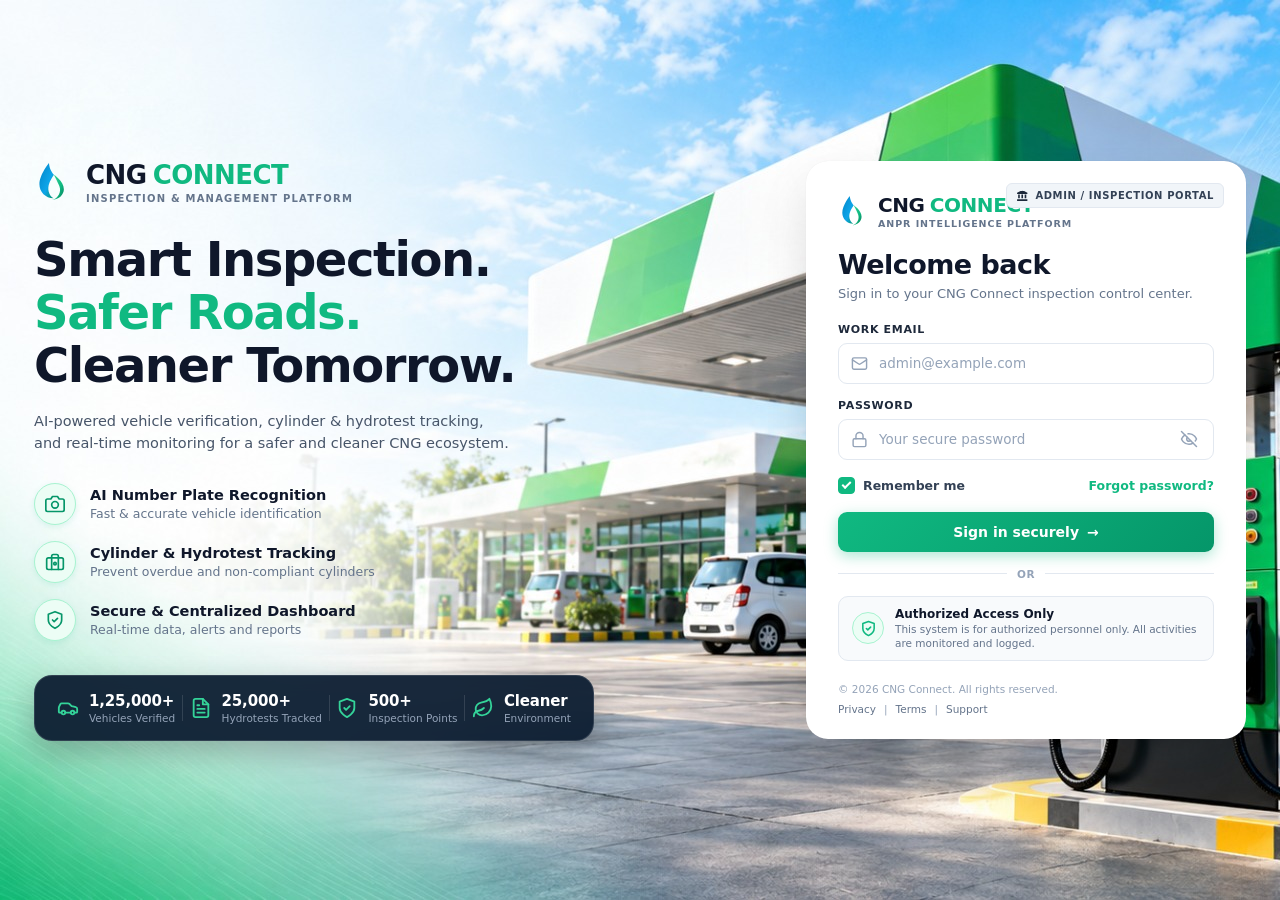
<file: static/login.html>
<!DOCTYPE html>
<html lang="en">
<head>
  <meta charset="utf-8">
  <meta name="viewport" content="width=device-width, initial-scale=1">
  <meta name="description" content="CNG Connect — ANPR Intelligence & Cylinder Inspection Management Platform.">
  <title>CNG CONNECT | ANPR Intelligence & Inspection Platform</title>
  <link rel="icon" type="image/png" href="/static/smartfuel-logo.png">
  <link rel="stylesheet" href="/static/login.css">
</head>
<body>
  <div class="cng-login-viewport">
    <div class="cng-login-container">

      <!-- =================================================================
           LEFT HERO SECTION
           ================================================================= -->
      <section class="cng-hero-section">
        <!-- Top Branding -->
        <div class="cng-brand-header">
          <svg class="cng-flame-icon" viewBox="0 0 42 50" fill="none" xmlns="http://www.w3.org/2000/svg" aria-hidden="true">
            <defs>
              <linearGradient id="cngFlameBlue" x1="0" y1="0" x2="1" y2="1">
                <stop offset="0%" stop-color="#0284c7" />
                <stop offset="60%" stop-color="#0ea5e9" />
                <stop offset="100%" stop-color="#059669" />
              </linearGradient>
              <linearGradient id="cngFlameGreen" x1="0" y1="0" x2="1" y2="1">
                <stop offset="0%" stop-color="#34d399" />
                <stop offset="60%" stop-color="#10b981" />
                <stop offset="100%" stop-color="#047857" />
              </linearGradient>
            </defs>
            <path d="M16.5 4C16.5 4 6 17 6 27.5C6 36 12.8 43 21.5 43C16 39.5 14.5 32 17 26C19 21.5 22 17 22 17C22 17 17 12 16.5 4Z" fill="url(#cngFlameBlue)"/>
            <path d="M22 17C22 17 33 24 33 33C33 39 27.8 44 20 45C27 43 30.5 36 28 29.5C26 24.5 22 17 22 17Z" fill="url(#cngFlameGreen)"/>
          </svg>
          <div class="cng-brand-text">
            <div class="cng-brand-title">
              <span class="brand-dark">CNG</span>
              <span class="brand-green">CONNECT</span>
            </div>
            <div class="cng-brand-subtitle">INSPECTION &amp; MANAGEMENT PLATFORM</div>
          </div>
        </div>

        <!-- Main Headline -->
        <div class="cng-hero-headline">
          <span class="cng-headline-line">Smart Inspection.</span>
          <span class="cng-headline-line green-accent">Safer Roads.</span>
          <span class="cng-headline-line">Cleaner Tomorrow.</span>
        </div>

        <!-- Subtitle Description -->
        <p class="cng-hero-desc">
          AI-powered vehicle verification, cylinder &amp; hydrotest tracking, and real-time monitoring for a safer and cleaner CNG ecosystem.
        </p>

        <!-- 3 Feature Points -->
        <div class="cng-features-list">
          <!-- Feature 1: AI Number Plate Recognition -->
          <div class="cng-feature-item">
            <div class="cng-feature-icon-wrap" aria-hidden="true">
              <svg viewBox="0 0 24 24" fill="none" stroke="currentColor" stroke-width="2" stroke-linecap="round" stroke-linejoin="round">
                <path d="M23 19a2 2 0 0 1-2 2H3a2 2 0 0 1-2-2V8a2 2 0 0 1 2-2h4l2-3h6l2 3h4a2 2 0 0 1 2 2z"/>
                <circle cx="12" cy="13" r="4"/>
              </svg>
            </div>
            <div class="cng-feature-info">
              <span class="cng-feature-title">AI Number Plate Recognition</span>
              <span class="cng-feature-sub">Fast &amp; accurate vehicle identification</span>
            </div>
          </div>

          <!-- Feature 2: Cylinder & Hydrotest Tracking -->
          <div class="cng-feature-item">
            <div class="cng-feature-icon-wrap" aria-hidden="true">
              <svg viewBox="0 0 24 24" fill="none" stroke="currentColor" stroke-width="2" stroke-linecap="round" stroke-linejoin="round">
                <rect x="2" y="7" width="20" height="14" rx="2" ry="2"/>
                <path d="M16 21V5a2 2 0 0 0-2-2h-4a2 2 0 0 0-2 2v16"/>
                <circle cx="12" cy="14" r="1.5"/>
              </svg>
            </div>
            <div class="cng-feature-info">
              <span class="cng-feature-title">Cylinder &amp; Hydrotest Tracking</span>
              <span class="cng-feature-sub">Prevent overdue and non-compliant cylinders</span>
            </div>
          </div>

          <!-- Feature 3: Secure & Centralized Dashboard -->
          <div class="cng-feature-item">
            <div class="cng-feature-icon-wrap" aria-hidden="true">
              <svg viewBox="0 0 24 24" fill="none" stroke="currentColor" stroke-width="2" stroke-linecap="round" stroke-linejoin="round">
                <path d="M12 22s8-4 8-10V5l-8-3-8 3v7c0 6 8 10 8 10z"/>
                <path d="m9 12 2 2 4-4"/>
              </svg>
            </div>
            <div class="cng-feature-info">
              <span class="cng-feature-title">Secure &amp; Centralized Dashboard</span>
              <span class="cng-feature-sub">Real-time data, alerts and reports</span>
            </div>
          </div>
        </div>

        <!-- Bottom Stats Floating Bar -->
        <div class="cng-stats-bar" aria-label="Platform Statistics">
          <!-- Stat 1: Vehicles Verified -->
          <div class="cng-stat-item">
            <div class="cng-stat-icon" aria-hidden="true">
              <svg viewBox="0 0 24 24" fill="none" stroke="currentColor" stroke-width="2" stroke-linecap="round" stroke-linejoin="round">
                <path d="M19 17h2c.6 0 1-.4 1-1v-3c0-.9-.7-1.7-1.5-1.9C18.7 10.6 16 10 16 10s-1.3-1.4-2.2-2.3c-.5-.4-1.1-.7-1.8-.7H5c-.6 0-1.1.4-1.4.9l-1.4 2.9A3.7 3.7 0 0 0 2 12v4c0 .6.4 1 1 1h2"/>
                <circle cx="7" cy="17" r="2"/>
                <path d="M9 17h6"/>
                <circle cx="17" cy="17" r="2"/>
              </svg>
            </div>
            <div class="cng-stat-content">
              <span class="cng-stat-num">1,25,000+</span>
              <span class="cng-stat-lbl">Vehicles Verified</span>
            </div>
          </div>

          <div class="cng-stat-divider" aria-hidden="true"></div>

          <!-- Stat 2: Hydrotests Tracked -->
          <div class="cng-stat-item">
            <div class="cng-stat-icon" aria-hidden="true">
              <svg viewBox="0 0 24 24" fill="none" stroke="currentColor" stroke-width="2" stroke-linecap="round" stroke-linejoin="round">
                <path d="M14 2H6a2 2 0 0 0-2 2v16a2 2 0 0 0 2 2h12a2 2 0 0 0 2-2V8z"/>
                <polyline points="14 2 14 8 20 8"/>
                <line x1="16" y1="13" x2="8" y2="13"/>
                <line x1="16" y1="17" x2="8" y2="17"/>
                <line x1="10" y1="9" x2="8" y2="9"/>
              </svg>
            </div>
            <div class="cng-stat-content">
              <span class="cng-stat-num">25,000+</span>
              <span class="cng-stat-lbl">Hydrotests Tracked</span>
            </div>
          </div>

          <div class="cng-stat-divider" aria-hidden="true"></div>

          <!-- Stat 3: Inspection Points -->
          <div class="cng-stat-item">
            <div class="cng-stat-icon" aria-hidden="true">
              <svg viewBox="0 0 24 24" fill="none" stroke="currentColor" stroke-width="2" stroke-linecap="round" stroke-linejoin="round">
                <path d="M12 22s8-4 8-10V5l-8-3-8 3v7c0 6 8 10 8 10z"/>
                <path d="m9 12 2 2 4-4"/>
              </svg>
            </div>
            <div class="cng-stat-content">
              <span class="cng-stat-num">500+</span>
              <span class="cng-stat-lbl">Inspection Points</span>
            </div>
          </div>

          <div class="cng-stat-divider" aria-hidden="true"></div>

          <!-- Stat 4: Cleaner Environment -->
          <div class="cng-stat-item">
            <div class="cng-stat-icon" aria-hidden="true">
              <svg viewBox="0 0 24 24" fill="none" stroke="currentColor" stroke-width="2" stroke-linecap="round" stroke-linejoin="round">
                <path d="M11 20A7 7 0 0 1 9.8 6.1C15.5 5 17 4.48 19 2c1 2 2 4.18 2 8 0 5.5-4.78 10-10 10Z"/>
                <path d="M2 21c0-3 1.85-5.36 5.08-6C9.5 14.52 12 13 13 12"/>
              </svg>
            </div>
            <div class="cng-stat-content">
              <span class="cng-stat-num">Cleaner</span>
              <span class="cng-stat-lbl">Environment</span>
            </div>
          </div>
        </div>
      </section>

      <!-- =================================================================
           RIGHT LOGIN CARD
           ================================================================= -->
      <section class="cng-card-section">
        <div class="cng-auth-card">
          <!-- Top Right Badge -->
          <div class="cng-card-badge" title="Authorized Administrator Portal">
            <svg viewBox="0 0 24 24" fill="currentColor" aria-hidden="true">
              <path d="M4 10v7h3v-7H4zm6 0v7h3v-7h-3zm6 0v7h3v-7h-3zM2 22h19v-3H2v3zm10-20L2 7v2h19V7l-9.5-5z"/>
            </svg>
            <span>ADMIN / INSPECTION PORTAL</span>
          </div>

          <!-- Card Branding Header -->
          <div class="cng-card-brand">
            <svg class="cng-flame-icon" viewBox="0 0 42 50" fill="none" xmlns="http://www.w3.org/2000/svg" aria-hidden="true">
              <path d="M16.5 4C16.5 4 6 17 6 27.5C6 36 12.8 43 21.5 43C16 39.5 14.5 32 17 26C19 21.5 22 17 22 17C22 17 17 12 16.5 4Z" fill="url(#cngFlameBlue)"/>
              <path d="M22 17C22 17 33 24 33 33C33 39 27.8 44 20 45C27 43 30.5 36 28 29.5C26 24.5 22 17 22 17Z" fill="url(#cngFlameGreen)"/>
            </svg>
            <div class="cng-card-brand-text">
              <div class="cng-card-brand-title">
                <span class="brand-dark">CNG</span>
                <span class="brand-green">CONNECT</span>
              </div>
              <div class="cng-card-brand-sub">ANPR INTELLIGENCE PLATFORM</div>
            </div>
          </div>

          <!-- Welcome Headings -->
          <div class="cng-card-welcome">
            <h1 class="cng-welcome-title">Welcome back</h1>
            <p class="cng-welcome-sub">Sign in to your CNG Connect inspection control center.</p>
          </div>

          <!-- Authentication Form -->
          <form id="loginForm" class="cng-auth-form" novalidate>
            <!-- Work Email -->
            <div class="cng-form-group">
              <label for="email" class="cng-form-label">WORK EMAIL</label>
              <div class="cng-input-wrapper">
                <span class="cng-input-icon" aria-hidden="true">
                  <svg viewBox="0 0 24 24" fill="none" stroke="currentColor" stroke-width="2" stroke-linecap="round" stroke-linejoin="round">
                    <rect x="2" y="4" width="20" height="16" rx="2"/>
                    <path d="m22 7-8.97 5.7a1.94 1.94 0 0 1-2.06 0L2 7"/>
                  </svg>
                </span>
                <input
                  id="email"
                  class="cng-input"
                  type="email"
                  autocomplete="username"
                  required
                  placeholder="admin@example.com"
                  spellcheck="false"
                >
              </div>
            </div>

            <!-- Password -->
            <div class="cng-form-group">
              <label for="password" class="cng-form-label">PASSWORD</label>
              <div class="cng-input-wrapper">
                <span class="cng-input-icon" aria-hidden="true">
                  <svg viewBox="0 0 24 24" fill="none" stroke="currentColor" stroke-width="2" stroke-linecap="round" stroke-linejoin="round">
                    <rect x="3" y="11" width="18" height="11" rx="2" ry="2"/>
                    <path d="M7 11V7a5 5 0 0 1 10 0v4"/>
                  </svg>
                </span>
                <input
                  id="password"
                  class="cng-input"
                  type="password"
                  autocomplete="current-password"
                  required
                  placeholder="Your secure password"
                >
                <button
                  type="button"
                  id="btnTogglePassword"
                  class="cng-pw-toggle"
                  title="Toggle password visibility"
                  aria-label="Toggle password visibility"
                >
                  <svg id="pwToggleIcon" viewBox="0 0 24 24" fill="none" stroke="currentColor" stroke-width="2" stroke-linecap="round" stroke-linejoin="round">
                    <path d="M9.88 9.88a3 3 0 1 0 4.24 4.24"/>
                    <path d="M10.73 5.08A10.43 10.43 0 0 1 12 5c7 0 10 7 10 7a13.16 13.16 0 0 1-1.67 2.68"/>
                    <path d="M6.61 6.61A13.526 13.526 0 0 0 2 12s3 7 10 7a9.74 9.74 0 0 0 5.39-1.61"/>
                    <line x1="2" y1="2" x2="22" y2="22"/>
                  </svg>
                </button>
              </div>
            </div>

            <!-- Options: Remember me & Forgot Password -->
            <div class="cng-options-row">
              <label class="cng-checkbox-label">
                <input type="checkbox" id="rememberMe" class="cng-checkbox" checked>
                <span>Remember me</span>
              </label>
              <a href="#" id="forgotPasswordLink" class="cng-forgot-link">Forgot password?</a>
            </div>

            <!-- Submit Button -->
            <button id="loginBtn" type="submit" class="cng-submit-btn">
              <span>Sign in securely</span>
              <span aria-hidden="true">→</span>
            </button>

            <!-- Inline Error Box -->
            <div id="error" class="cng-error-alert" role="alert"></div>

            <!-- OR Divider -->
            <div class="cng-divider" aria-hidden="true">
              <span>OR</span>
            </div>

            <!-- Security Notice Box -->
            <div class="cng-security-box">
              <div class="cng-security-icon" aria-hidden="true">
                <svg viewBox="0 0 24 24" fill="none" stroke="currentColor" stroke-width="2.2" stroke-linecap="round" stroke-linejoin="round">
                  <path d="M12 22s8-4 8-10V5l-8-3-8 3v7c0 6 8 10 8 10z"/>
                  <path d="m9 12 2 2 4-4"/>
                </svg>
              </div>
              <div class="cng-security-text">
                <span class="cng-security-title">Authorized Access Only</span>
                <span class="cng-security-sub">This system is for authorized personnel only. All activities are monitored and logged.</span>
              </div>
            </div>

            <!-- Card Footer -->
            <div class="cng-card-footer">
              <span class="cng-footer-copy">© 2026 CNG Connect. All rights reserved.</span>
              <div class="cng-footer-links">
                <a href="#">Privacy</a>
                <span>|</span>
                <a href="#">Terms</a>
                <span>|</span>
                <a href="#">Support</a>
              </div>
            </div>
          </form>
        </div>
      </section>

    </div>
  </div>

  <script src="/static/login.js" defer></script>
</body>
</html>
</file>
<file: static/login.css>
/* ==========================================================================
   CNG CONNECT — Enterprise ANPR & Inspection Platform Login Styles
   Pixel-perfect replication of CNG Connect UI
   ========================================================================== */

*, *::before, *::after {
  box-sizing: border-box;
  margin: 0;
  padding: 0;
}

html, body {
  width: 100%;
  min-height: 100vh;
  font-family: system-ui, -apple-system, BlinkMacSystemFont, "Segoe UI", Roboto, "Inter", "Helvetica Neue", Arial, sans-serif;
  color: #0f172a;
  background-color: #071526;
  -webkit-font-smoothing: antialiased;
  -moz-osx-font-smoothing: grayscale;
  overflow-x: hidden;
}

/* Fullscreen Background */
.cng-login-viewport {
  position: relative;
  min-height: 100vh;
  width: 100%;
  background-image: url('/static/assets/bg.jpeg');
  background-size: cover;
  background-position: center center;
  background-repeat: no-repeat;
  display: flex;
  align-items: center;
  justify-content: center;
  padding: 24px 34px;
}

/* Container */
.cng-login-container {
  width: 100%;
  max-width: 1580px;
  min-height: calc(100vh - 48px);
  display: flex;
  justify-content: space-between;
  align-items: center;
  gap: 32px;
  position: relative;
  z-index: 2;
}

/* ==========================================================================
   LEFT HERO SECTION (Branding, Headlines, Features, Stats)
   ========================================================================== */
.cng-hero-section {
  flex: 1;
  max-width: 600px;
  display: flex;
  flex-direction: column;
  justify-content: space-between;
  padding: 10px 0;
}

/* Brand Header */
.cng-brand-header {
  display: flex;
  align-items: center;
  gap: 14px;
  margin-bottom: 28px;
}

.cng-flame-icon {
  width: 38px;
  height: 46px;
  flex-shrink: 0;
}

.cng-brand-text {
  display: flex;
  flex-direction: column;
}

.cng-brand-title {
  font-size: 26px;
  font-weight: 900;
  letter-spacing: -0.02em;
  line-height: 1.1;
  display: flex;
  gap: 6px;
}

.cng-brand-title .brand-dark {
  color: #0f172a;
}

.cng-brand-title .brand-green {
  color: #10b981;
}

.cng-brand-subtitle {
  font-size: 10px;
  font-weight: 700;
  letter-spacing: 0.12em;
  color: #64748b;
  text-transform: uppercase;
  margin-top: 3px;
}

/* Main Hero Typography */
.cng-hero-headline {
  margin-bottom: 18px;
}

.cng-headline-line {
  display: block;
  font-size: 48px;
  font-weight: 900;
  line-height: 1.1;
  letter-spacing: -0.03em;
  color: #0f172a;
}

.cng-headline-line.green-accent {
  color: #10b981;
}

.cng-hero-desc {
  font-size: 14.5px;
  line-height: 1.55;
  color: #475569;
  max-width: 480px;
  margin-bottom: 28px;
  font-weight: 500;
}

/* Key Features List */
.cng-features-list {
  display: flex;
  flex-direction: column;
  gap: 16px;
  margin-bottom: 34px;
}

.cng-feature-item {
  display: flex;
  align-items: center;
  gap: 14px;
}

.cng-feature-icon-wrap {
  width: 42px;
  height: 42px;
  border-radius: 50%;
  background: #ecfdf5;
  border: 1.5px solid #a7f3d0;
  display: flex;
  align-items: center;
  justify-content: center;
  color: #059669;
  flex-shrink: 0;
  box-shadow: 0 2px 6px rgba(16, 185, 129, 0.12);
}

.cng-feature-icon-wrap svg {
  width: 20px;
  height: 20px;
}

.cng-feature-info {
  display: flex;
  flex-direction: column;
}

.cng-feature-title {
  font-size: 14.5px;
  font-weight: 800;
  color: #0f172a;
  line-height: 1.25;
}

.cng-feature-sub {
  font-size: 12.5px;
  font-weight: 500;
  color: #64748b;
  margin-top: 2px;
}

/* Floating Stats Capsule Bar */
.cng-stats-bar {
  background: rgba(11, 28, 48, 0.94);
  backdrop-filter: blur(12px);
  -webkit-backdrop-filter: blur(12px);
  border: 1px solid rgba(255, 255, 255, 0.12);
  border-radius: 18px;
  padding: 16px 22px;
  display: flex;
  align-items: center;
  justify-content: space-between;
  max-width: 560px;
  box-shadow: 0 12px 30px rgba(0, 0, 0, 0.25);
}

.cng-stat-item {
  display: flex;
  align-items: center;
  gap: 10px;
}

.cng-stat-icon {
  color: #34d399;
  display: flex;
  align-items: center;
  justify-content: center;
}

.cng-stat-icon svg {
  width: 22px;
  height: 22px;
}

.cng-stat-content {
  display: flex;
  flex-direction: column;
}

.cng-stat-num {
  color: #ffffff;
  font-size: 15px;
  font-weight: 800;
  letter-spacing: -0.01em;
  line-height: 1.2;
}

.cng-stat-lbl {
  color: #94a3b8;
  font-size: 10.5px;
  font-weight: 500;
  margin-top: 2px;
}

.cng-stat-divider {
  width: 1px;
  height: 26px;
  background: rgba(255, 255, 255, 0.12);
}

/* ==========================================================================
   RIGHT LOGIN CARD SECTION
   ========================================================================== */
.cng-card-section {
  flex-shrink: 0;
  width: 100%;
  max-width: 440px;
  display: flex;
  justify-content: flex-end;
}

.cng-auth-card {
  width: 100%;
  background: #ffffff;
  border-radius: 22px;
  box-shadow: 0 25px 60px -12px rgba(0, 0, 0, 0.2), 0 0 1px rgba(0, 0, 0, 0.08);
  padding: 32px 32px 24px 32px;
  position: relative;
  display: flex;
  flex-direction: column;
}

/* Card Top Badge */
.cng-card-badge {
  position: absolute;
  top: 22px;
  right: 22px;
  background: #f1f5f9;
  border: 1px solid #e2e8f0;
  border-radius: 6px;
  padding: 5px 9px;
  display: inline-flex;
  align-items: center;
  gap: 6px;
  font-size: 10px;
  font-weight: 800;
  color: #334155;
  letter-spacing: 0.06em;
  text-transform: uppercase;
}

.cng-card-badge svg {
  width: 13px;
  height: 13px;
  color: #1e293b;
}

/* Card Brand Header */
.cng-card-brand {
  display: flex;
  align-items: center;
  gap: 10px;
  margin-bottom: 20px;
}

.cng-card-brand .cng-flame-icon {
  width: 30px;
  height: 36px;
}

.cng-card-brand-text {
  display: flex;
  flex-direction: column;
}

.cng-card-brand-title {
  font-size: 20px;
  font-weight: 900;
  letter-spacing: -0.02em;
  line-height: 1.1;
  display: flex;
  gap: 5px;
}

.cng-card-brand-title .brand-dark {
  color: #0f172a;
}

.cng-card-brand-title .brand-green {
  color: #10b981;
}

.cng-card-brand-sub {
  font-size: 9.5px;
  font-weight: 700;
  letter-spacing: 0.1em;
  color: #64748b;
  text-transform: uppercase;
  margin-top: 2px;
}

/* Welcome Headings */
.cng-card-welcome {
  margin-bottom: 22px;
}

.cng-welcome-title {
  font-size: 27px;
  font-weight: 900;
  color: #0f172a;
  letter-spacing: -0.02em;
  line-height: 1.2;
}

.cng-welcome-sub {
  font-size: 13px;
  color: #64748b;
  font-weight: 500;
  margin-top: 4px;
}

/* Form Styling */
.cng-auth-form {
  display: flex;
  flex-direction: column;
}

.cng-form-group {
  margin-bottom: 15px;
}

.cng-form-label {
  display: block;
  font-size: 11px;
  font-weight: 800;
  color: #1e293b;
  letter-spacing: 0.06em;
  text-transform: uppercase;
  margin-bottom: 7px;
}

.cng-input-wrapper {
  position: relative;
  display: flex;
  align-items: center;
}

.cng-input-icon {
  position: absolute;
  left: 13px;
  color: #94a3b8;
  display: flex;
  align-items: center;
  justify-content: center;
  pointer-events: none;
}

.cng-input-icon svg {
  width: 17px;
  height: 17px;
}

.cng-input {
  width: 100%;
  padding: 11.5px 14px 11.5px 40px;
  font-family: inherit;
  font-size: 13.5px;
  font-weight: 500;
  color: #0f172a;
  background-color: #ffffff;
  border: 1.5px solid #e2e8f0;
  border-radius: 9px;
  outline: none;
  transition: all 0.2s ease;
}

.cng-input::placeholder {
  color: #94a3b8;
  font-weight: 400;
}

.cng-input:focus {
  border-color: #10b981;
  box-shadow: 0 0 0 3px rgba(16, 185, 129, 0.15);
}

.cng-pw-toggle {
  position: absolute;
  right: 12px;
  background: none;
  border: none;
  color: #94a3b8;
  cursor: pointer;
  padding: 4px;
  display: flex;
  align-items: center;
  justify-content: center;
  transition: color 0.15s;
}

.cng-pw-toggle:hover {
  color: #475569;
}

.cng-pw-toggle svg {
  width: 18px;
  height: 18px;
}

/* Options Row (Remember me + Forgot Password) */
.cng-options-row {
  display: flex;
  align-items: center;
  justify-content: space-between;
  margin: 2px 0 18px 0;
  font-size: 13px;
}

.cng-checkbox-label {
  display: inline-flex;
  align-items: center;
  gap: 8px;
  cursor: pointer;
  user-select: none;
  font-weight: 600;
  color: #334155;
  font-size: 12.5px;
}

.cng-checkbox {
  appearance: none;
  -webkit-appearance: none;
  width: 17px;
  height: 17px;
  border: 1.5px solid #cbd5e1;
  border-radius: 4px;
  background-color: #ffffff;
  cursor: pointer;
  display: inline-grid;
  place-content: center;
  transition: all 0.15s ease;
}

.cng-checkbox:checked {
  background-color: #10b981;
  border-color: #10b981;
}

.cng-checkbox:checked::before {
  content: "";
  width: 9px;
  height: 5px;
  border-left: 2px solid #ffffff;
  border-bottom: 2px solid #ffffff;
  transform: rotate(-45deg) translate(1px, -1px);
}

.cng-forgot-link {
  color: #10b981;
  text-decoration: none;
  font-weight: 600;
  font-size: 12.5px;
  transition: color 0.15s;
}

.cng-forgot-link:hover {
  color: #059669;
  text-decoration: underline;
}

/* Submit Button */
.cng-submit-btn {
  width: 100%;
  padding: 12px 20px;
  background: #10b981;
  background: linear-gradient(135deg, #10b981 0%, #059669 100%);
  color: #ffffff;
  border: none;
  border-radius: 9px;
  font-family: inherit;
  font-size: 14px;
  font-weight: 700;
  cursor: pointer;
  display: flex;
  align-items: center;
  justify-content: center;
  gap: 8px;
  transition: all 0.2s ease;
  box-shadow: 0 4px 14px rgba(16, 185, 129, 0.35);
}

.cng-submit-btn:hover {
  transform: translateY(-1px);
  box-shadow: 0 6px 18px rgba(16, 185, 129, 0.45);
  filter: brightness(1.03);
}

.cng-submit-btn:active {
  transform: translateY(0);
}

.cng-submit-btn:disabled {
  opacity: 0.7;
  cursor: not-allowed;
  transform: none;
}

/* Error Notification */
.cng-error-alert {
  margin-top: 12px;
  padding: 9px 12px;
  background: #fef2f2;
  border: 1px solid #fecaca;
  border-radius: 8px;
  color: #b91c1c;
  font-size: 12px;
  font-weight: 600;
  display: none;
  line-height: 1.4;
}

/* Divider OR */
.cng-divider {
  display: flex;
  align-items: center;
  text-align: center;
  margin: 16px 0;
  color: #94a3b8;
  font-size: 10.5px;
  font-weight: 700;
  letter-spacing: 0.05em;
}

.cng-divider::before,
.cng-divider::after {
  content: '';
  flex: 1;
  border-bottom: 1px solid #e2e8f0;
}

.cng-divider span {
  padding: 0 10px;
  text-transform: uppercase;
}

/* Security Notice Box */
.cng-security-box {
  background: #f8fafc;
  border: 1px solid #e2e8f0;
  border-radius: 10px;
  padding: 10px 13px;
  display: flex;
  align-items: center;
  gap: 11px;
  margin-bottom: 18px;
}

.cng-security-icon {
  width: 32px;
  height: 32px;
  border-radius: 50%;
  background: #ecfdf5;
  color: #10b981;
  display: flex;
  align-items: center;
  justify-content: center;
  flex-shrink: 0;
  border: 1px solid #a7f3d0;
}

.cng-security-icon svg {
  width: 17px;
  height: 17px;
}

.cng-security-text {
  display: flex;
  flex-direction: column;
}

.cng-security-title {
  font-size: 12px;
  font-weight: 800;
  color: #0f172a;
}

.cng-security-sub {
  font-size: 10.5px;
  color: #64748b;
  line-height: 1.35;
  font-weight: 500;
  margin-top: 1px;
}

/* Card Footer */
.cng-card-footer {
  display: flex;
  justify-content: space-between;
  align-items: center;
  font-size: 10.5px;
  color: #94a3b8;
  font-weight: 500;
  padding-top: 4px;
  flex-wrap: wrap;
  gap: 8px;
}

.cng-footer-copy {
  color: #94a3b8;
}

.cng-footer-links {
  display: flex;
  gap: 8px;
}

.cng-footer-links a {
  color: #64748b;
  text-decoration: none;
  transition: color 0.15s;
}

.cng-footer-links a:hover {
  color: #0f172a;
  text-decoration: underline;
}

/* ==========================================================================
   RESPONSIVENESS (TABLET & MOBILE)
   ========================================================================== */
@media (max-width: 1120px) {
  .cng-login-container {
    flex-direction: column;
    justify-content: center;
    align-items: center;
    gap: 32px;
    padding: 20px 0;
  }

  .cng-hero-section {
    max-width: 100%;
    align-items: center;
    text-align: center;
  }

  .cng-brand-header {
    justify-content: center;
  }

  .cng-hero-desc {
    max-width: 100%;
  }

  .cng-features-list {
    align-items: center;
  }

  .cng-stats-bar {
    max-width: 100%;
    width: 100%;
  }

  .cng-card-section {
    justify-content: center;
    max-width: 440px;
  }
}

@media (max-width: 640px) {
  .cng-login-viewport {
    padding: 16px;
  }

  .cng-headline-line {
    font-size: 32px;
  }

  .cng-stats-bar {
    flex-wrap: wrap;
    gap: 12px;
    justify-content: space-around;
  }

  .cng-stat-divider {
    display: none;
  }

  .cng-auth-card {
    padding: 24px 20px 20px 20px;
  }

  .cng-welcome-title {
    font-size: 24px;
  }

  .cng-card-footer {
    flex-direction: column;
    align-items: center;
    gap: 4px;
  }
}
</file>
